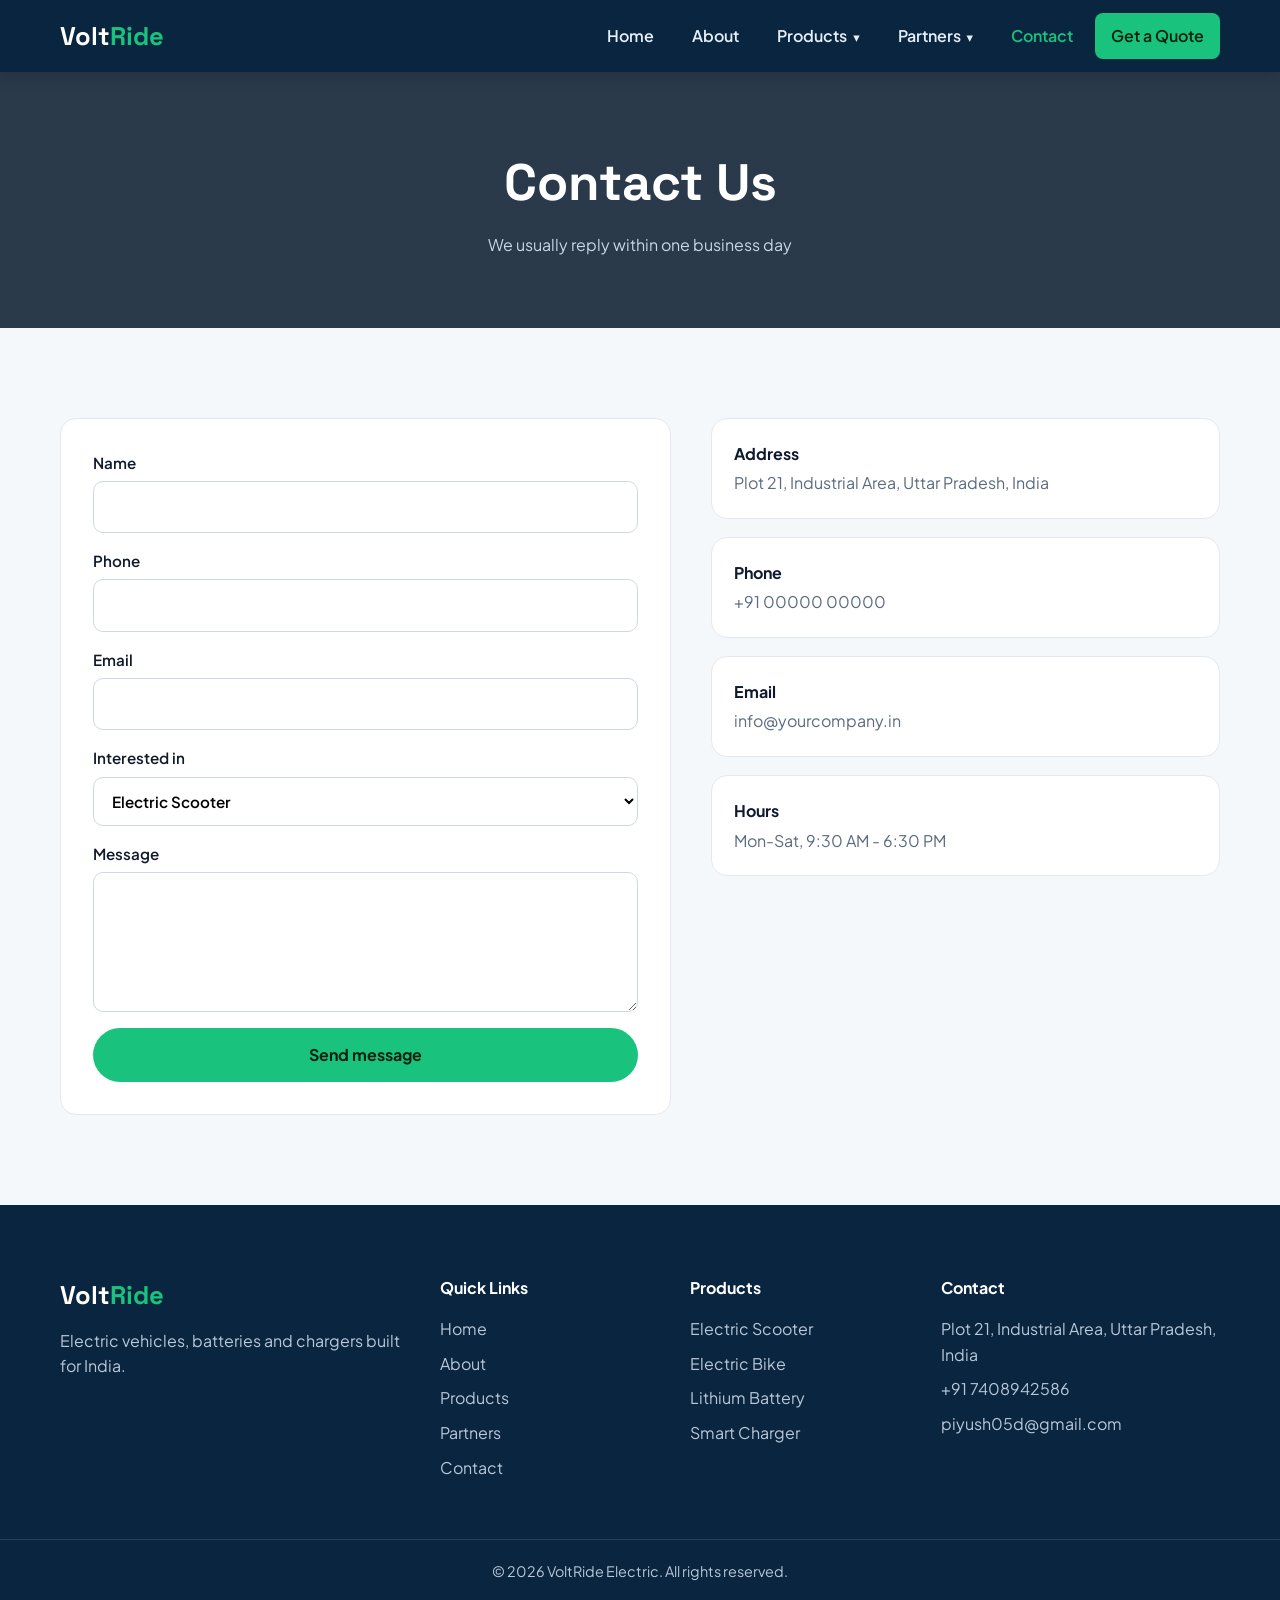
<file: contact.html>
<!DOCTYPE html>
<html lang="en">

<head>
   <meta charset="UTF-8">
   <meta name="viewport" content="width=device-width, initial-scale=1">
   <title>Contact | VoltRide Electric</title>
   <meta name="description"
      content="VoltRide Electric - electric scooters, bikes, lithium batteries and chargers made in India.">
   <link rel="preconnect" href="https://fonts.googleapis.com">
   <link
      href="https://fonts.googleapis.com/css2?family=Plus+Jakarta+Sans:wght@400;500;700&family=Space+Grotesk:wght@500;700&display=swap"
      rel="stylesheet">
   <link rel="stylesheet" href="style.css">
</head>

<body>
   <header>
      <div class="wrap nav"><a href="index.html" class="logo">Volt<span>Ride</span></a>
         <input type="checkbox" id="nav-toggle" aria-label="Menu"><label for="nav-toggle"
            class="burger"><span></span><span></span><span></span></label>
         <ul class="menu">
            <li><a href="index.html">Home</a></li>
            <li><a href="about.html">About</a></li>
            <li class="has-drop"><a href="products.html">Products</a>
               <div class="drop"><a href="products.html#p1">Electric Scooter</a><a href="products.html#p2">Electric
                     Bike</a><a href="products.html#p3">Lithium Battery</a><a href="products.html#p4">Smart Charger</a>
               </div>
            </li>
            <li class="has-drop"><a href="partners.html">Partners</a>
               <div class="drop"><a href="partners.html#b1">Brand Alpha</a><a href="partners.html#b2">Brand Beta</a><a
                     href="partners.html#b3">Brand Gamma</a><a href="partners.html#b4">Brand Delta</a></div>
            </li>
            <li><a href="contact.html" class="active">Contact</a></li>
            <li><a href="contact.html" class="cta">Get a Quote</a></li>
         </ul>
      </div>
   </header>
   <section class="banner">
      <div class="wrap">
         <h1>Contact Us</h1>
         <p>We usually reply within one business day</p>
      </div>
   </section>
   <section>
      <div class="wrap contact">
         <form action="https://formspree.io/f/YOUR_FORM_ID" method="POST"><label class="f">Name<input name="name"
                  required autocomplete="name"></label><label class="f">Phone<input name="phone" type="tel" required
                  autocomplete="tel"></label><label class="f">Email<input name="email" type="email"
                  autocomplete="email"></label>
            <label class="f">Interested in<select name="product">
                  <option>Electric Scooter</option>
                  <option>Electric Bike</option>
                  <option>Lithium Battery</option>
                  <option>Smart Charger</option>
                  <option>Dealership</option>
               </select></label><label class="f">Message<textarea name="message"></textarea></label><button class="btn"
               type="submit">Send message</button>
         </form>
         <div class="cinfo">
            <div><b>Address</b><span>Plot 21, Industrial Area, Uttar Pradesh, India</span></div>
            <div><b>Phone</b><a href="tel:+910000000000">+91 00000 00000</a></div>
            <div><b>Email</b><a href="mailto:info@yourcompany.in">info@yourcompany.in</a></div>
            <div><b>Hours</b><span>Mon-Sat, 9:30 AM - 6:30 PM</span></div>
         </div>
      </div>
   </section>
   <footer>
      <div class="wrap fgrid">
         <div><a href="index.html" class="logo">Volt<span>Ride</span></a>
            <p style="margin-top:12px">Electric vehicles, batteries and chargers built for India.</p>
         </div>
         <div>
            <h4>Quick Links</h4>
            <ul>
               <li><a href="index.html">Home</a></li>
               <li><a href="about.html">About</a></li>
               <li><a href="products.html">Products</a></li>
               <li><a href="partners.html">Partners</a></li>
               <li><a href="contact.html">Contact</a></li>
            </ul>
         </div>
         <div>
            <h4>Products</h4>
            <ul>
               <li><a href="products.html#p1">Electric Scooter</a></li>
               <li><a href="products.html#p2">Electric Bike</a></li>
               <li><a href="products.html#p3">Lithium Battery</a></li>
               <li><a href="products.html#p4">Smart Charger</a></li>
            </ul>
         </div>
         <div>
            <h4>Contact</h4>
            <ul>
               <li>Plot 21, Industrial Area, Uttar Pradesh, India</li>
               <li><a href="tel:+917408942586">+91 7408942586</a></li>
               <li><a href="mailto:piyush05d@gmail.com">piyush05d@gmail.com</a></li>
            </ul>
         </div>
      </div>
      <div class="copy">&copy; 2026 VoltRide Electric. All rights reserved.</div>
   </footer>
</body>

</html>
</file>
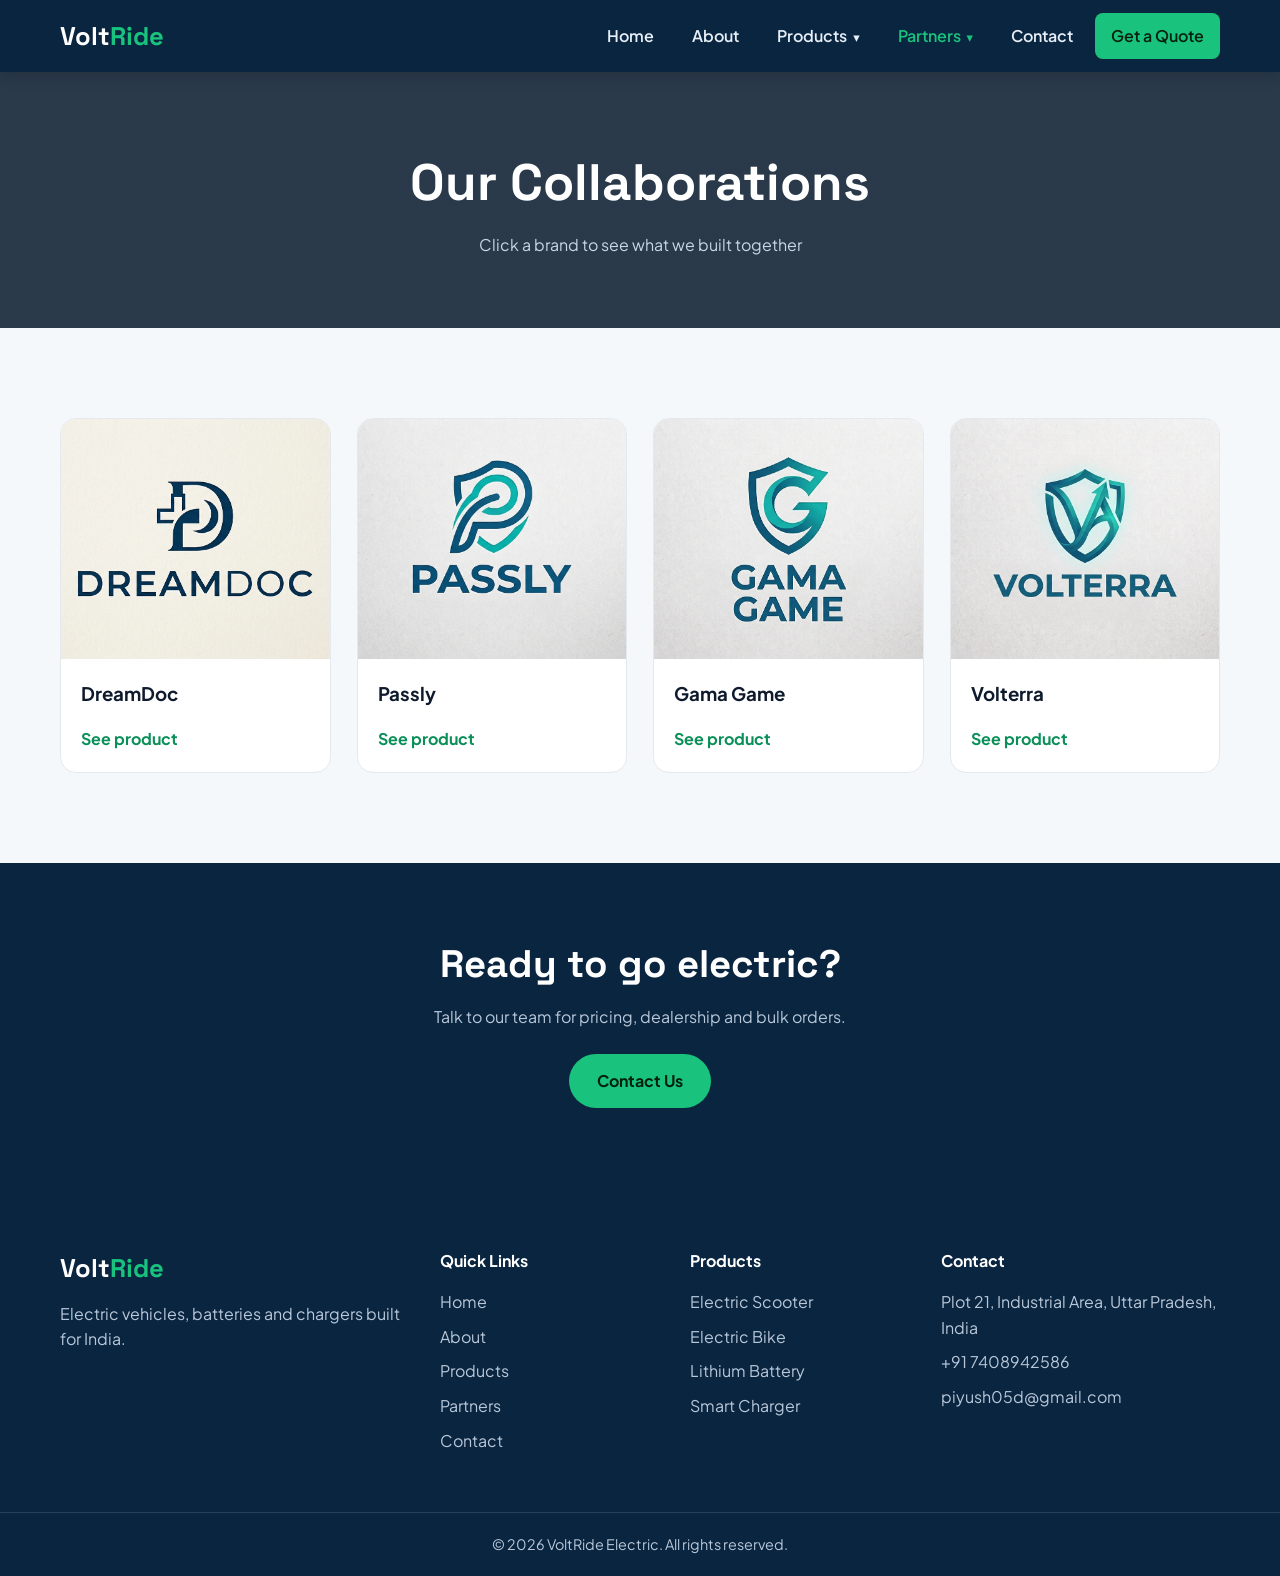
<file: partners.html>
<!DOCTYPE html>
<html lang="en">

<head>
   <meta charset="UTF-8">
   <meta name="viewport" content="width=device-width, initial-scale=1">
   <title>Partners | VoltRide Electric</title>
   <meta name="description"
      content="VoltRide Electric - electric scooters, bikes, lithium batteries and chargers made in India.">
   <link rel="preconnect" href="https://fonts.googleapis.com">
   <link
      href="https://fonts.googleapis.com/css2?family=Plus+Jakarta+Sans:wght@400;500;700&family=Space+Grotesk:wght@500;700&display=swap"
      rel="stylesheet">
   <link rel="stylesheet" href="style.css">
</head>

<body>
   <header>
      <div class="wrap nav"><a href="index.html" class="logo">Volt<span>Ride</span></a>
         <input type="checkbox" id="nav-toggle" aria-label="Menu"><label for="nav-toggle"
            class="burger"><span></span><span></span><span></span></label>
         <ul class="menu">
            <li><a href="index.html">Home</a></li>
            <li><a href="about.html">About</a></li>
            <li class="has-drop"><a href="products.html">Products</a>
               <div class="drop"><a href="products.html#p1">Electric Scooter</a><a href="products.html#p2">Electric
                     Bike</a><a href="products.html#p3">Lithium Battery</a><a href="products.html#p4">Smart Charger</a>
               </div>
            </li>
            <li class="has-drop"><a href="partners.html" class="active">Partners</a>
               <div class="drop"><a href="partners.html#b1">Brand Alpha</a><a href="partners.html#b2">Brand Beta</a><a
                     href="partners.html#b3">Brand Gamma</a><a href="partners.html#b4">Brand Delta</a></div>
            </li>
            <li><a href="contact.html">Contact</a></li>
            <li><a href="contact.html" class="cta">Get a Quote</a></li>
         </ul>
      </div>
   </header>
   <section class="banner">
      <div class="wrap">
         <h1>Our Collaborations</h1>
         <p>Click a brand to see what we built together</p>
      </div>
   </section>
   <section id="partners">
      <div class="wrap">
         <div class="grid"><a class="card brand" href="partners.html#b1"><img
                  src="images/dreamdoc.png" alt="Brand Alpha logo"
                  loading="lazy">
               <div>
                  <h3>DreamDoc </h3><em>See product</em>
               </div>
            </a><a class="card brand" href="partners.html#b2"><img
                  src="images/passly.png" loading="lazy">
               <div>
                  <h3>Passly</h3><em>See product</em>
               </div>
            </a><a class="card brand" href="partners.html#b3"><img
                  src="images/gamagame.png" alt="Brand Gamma logo"
                  loading="lazy">
               <div>
                  <h3>Gama Game</h3><em>See product</em>
               </div>
            </a><a class="card brand" href="partners.html#b4"><img
                  src="images/volterra.png" alt="Brand Delta logo"
                  loading="lazy">
               <div>
                  <h3>Volterra</h3><em>See product</em>
               </div>
            </a></div>
      </div>
   </section>
   <div class="modal" id="b1">
      <div class="box"><a href="#partners" class="close" aria-label="Close">&times;</a><img
            src="images/dreamdoc.png"
            alt="Alpha E-Scooter X1">
         <div class="info">
            <h3>DreamDoc</h3>
            <p>Product built together: <b>For disabbled person</b></p>
            <p>A co-branded commuter scooter combining our battery system with dreamdoc design and dealer network.</p>
         </div>
      </div>
   </div>
   <div class="modal" id="b2">
      <div class="box"><a href="#partners" class="close" aria-label="Close">&times;</a><img
            src="images/passly.png"
            alt="Beta Cargo E-Bike">
         <div class="info">
            <h3>Passly</h3>
            <p>Product built together: <b> Credential sharing </b></p>
            <p>A heavy-duty delivery e-bike made for fleet operators and last-mile logistics.</p>
         </div>
      </div>
   </div>
   <div class="modal" id="b3">
      <div class="box"><a href="#partners" class="close" aria-label="Close">&times;</a><img
            src="images/gamagame.png"
            alt="Gamma PowerPack 60V">
         <div class="info">
            <h3>Gama Game</h3>
            <p>Product built together: <b>Gama Game</b></p>
            <p>A custom lithium battery pack engineered for Gamma's range of three-wheelers.</p>
         </div>
      </div>
   </div>
   <div class="modal" id="b4">
      <div class="box"><a href="#partners" class="close" aria-label="Close">&times;</a><img
            src="images/volterra.png"
            alt="Delta FastCharge Pro">
         <div class="info">
            <h3>Volterra</h3>
            <p>Product built together: <b>Volterra</b></p>
            <p>A rapid smart charger supplied with Delta's electric vehicles.</p>
         </div>
      </div>
   </div>
   <section class="cta-band">
      <div class="wrap">
         <h2>Ready to go electric?</h2>
         <p>Talk to our team for pricing, dealership and bulk orders.</p><a href="contact.html" class="btn">Contact
            Us</a>
      </div>
   </section>
   <footer>
      <div class="wrap fgrid">
         <div><a href="index.html" class="logo">Volt<span>Ride</span></a>
            <p style="margin-top:12px">Electric vehicles, batteries and chargers built for India.</p>
         </div>
         <div>
            <h4>Quick Links</h4>
            <ul>
               <li><a href="index.html">Home</a></li>
               <li><a href="about.html">About</a></li>
               <li><a href="products.html">Products</a></li>
               <li><a href="partners.html">Partners</a></li>
               <li><a href="contact.html">Contact</a></li>
            </ul>
         </div>
         <div>
            <h4>Products</h4>
            <ul>
               <li><a href="products.html#p1">Electric Scooter</a></li>
               <li><a href="products.html#p2">Electric Bike</a></li>
               <li><a href="products.html#p3">Lithium Battery</a></li>
               <li><a href="products.html#p4">Smart Charger</a></li>
            </ul>
         </div>
         <div>
            <h4>Contact</h4>
            <ul>
               <li>Plot 21, Industrial Area, Uttar Pradesh, India</li>
               <li><a href="tel:+917408942586">+91 7408942586</a></li>
               <li><a href="mailto:piyush05d@gmail.com">piyush05d@gmail.com</a></li>
            </ul>
         </div>
      </div>
      <div class="copy">&copy; 2026 VoltRide Electric. All rights reserved.</div>
   </footer>
</body>

</html>
</file>
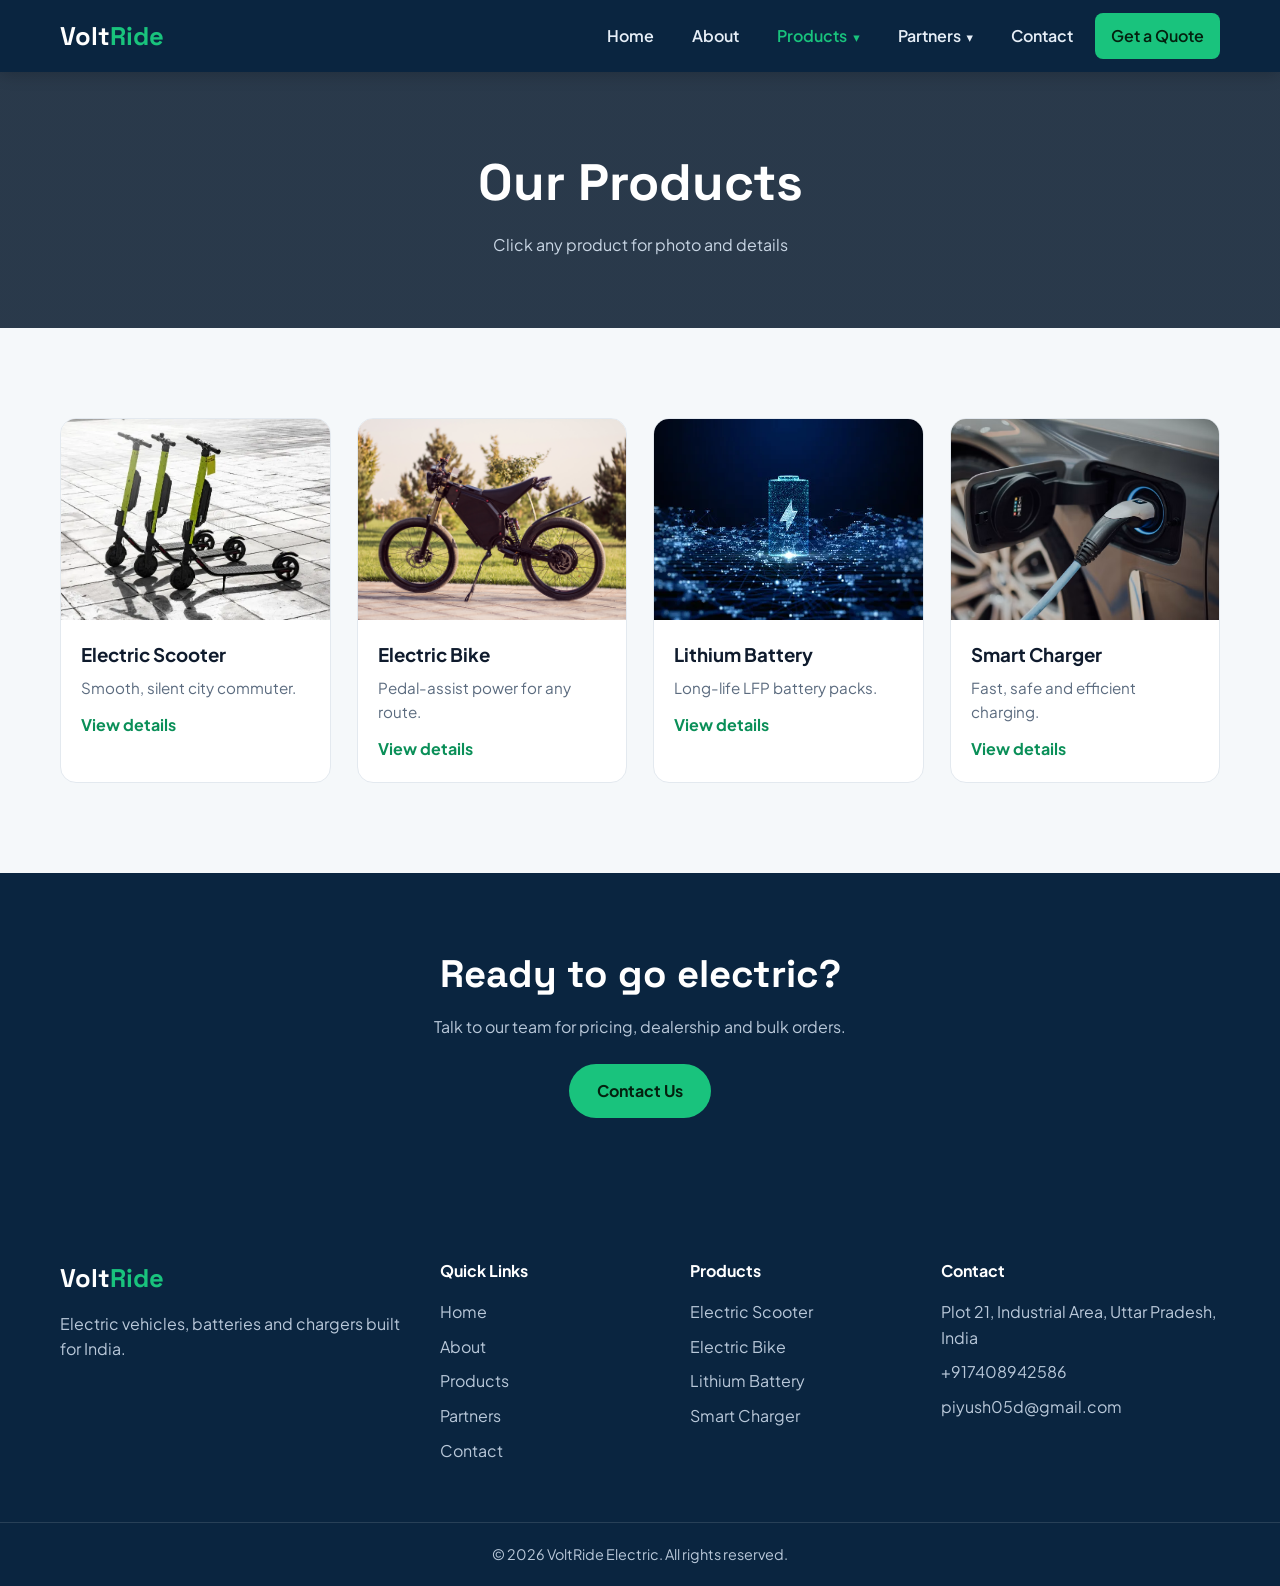
<file: products.html>
<!DOCTYPE html>
<html lang="en">

<head>
   <meta charset="UTF-8">
   <meta name="viewport" content="width=device-width, initial-scale=1">
   <title>Products | VoltRide Electric</title>
   <meta name="description"
      content="VoltRide Electric - electric scooters, bikes, lithium batteries and chargers made in India.">
   <link rel="preconnect" href="https://fonts.googleapis.com">
   <link
      href="https://fonts.googleapis.com/css2?family=Plus+Jakarta+Sans:wght@400;500;700&family=Space+Grotesk:wght@500;700&display=swap"
      rel="stylesheet">
   <link rel="stylesheet" href="style.css">
</head>

<body>
   <header>
      <div class="wrap nav"><a href="index.html" class="logo">Volt<span>Ride</span></a>
         <input type="checkbox" id="nav-toggle" aria-label="Menu"><label for="nav-toggle"
            class="burger"><span></span><span></span><span></span></label>
         <ul class="menu">
            <li><a href="index.html">Home</a></li>
            <li><a href="about.html">About</a></li>
            <li class="has-drop"><a href="products.html" class="active">Products</a>
               <div class="drop"><a href="products.html#p1">Electric Scooter</a><a href="products.html#p2">Electric
                     Bike</a><a href="products.html#p3">Lithium Battery</a><a href="products.html#p4">Smart Charger</a>
               </div>
            </li>
            <li class="has-drop"><a href="partners.html">Partners</a>
               <div class="drop"><a href="partners.html#b1">Brand Alpha</a><a href="partners.html#b2">Brand Beta</a><a
                     href="partners.html#b3">Brand Gamma</a><a href="partners.html#b4">Brand Delta</a></div>
            </li>
            <li><a href="contact.html">Contact</a></li>
            <li><a href="contact.html" class="cta">Get a Quote</a></li>
         </ul>
      </div>
   </header>
   <section class="banner">
      <div class="wrap">
         <h1>Our Products</h1>
         <p>Click any product for photo and details</p>
      </div>
   </section>
   <section id="products">
      <div class="wrap">
         <div class="grid"><a class="card" href="products.html#p1"><img src="images/scoter.webp" alt="Electric Scooter"
                  loading="lazy">
               <div>
                  <h3>Electric Scooter</h3>
                  <p>Smooth, silent city commuter.</p><em>View details</em>
               </div>
            </a><a class="card" href="products.html#p2"><img src="images/bike.jpg" alt="Electric Bike" loading="lazy">
               <div>
                  <h3>Electric Bike</h3>
                  <p>Pedal-assist power for any route.</p><em>View details</em>
               </div>
            </a><a class="card" href="products.html#p3"><img src="images/lithim.webp" alt="Lithium Battery"
                  loading="lazy">
               <div>
                  <h3>Lithium Battery</h3>
                  <p>Long-life LFP battery packs.</p><em>View details</em>
               </div>
            </a><a class="card" href="products.html#p4"><img src="images/charger.avif" alt="Smart Charger"
                  loading="lazy">
               <div>
                  <h3>Smart Charger</h3>
                  <p>Fast, safe and efficient charging.</p><em>View details</em>
               </div>
            </a></div>
      </div>
   </section>
   <div class="modal" id="p1">
      <div class="box"><a href="#products" class="close" aria-label="Close">&times;</a><img src="images/scoter.webp"
            alt="Electric Scooter">
         <div class="info">
            <h3>Electric Scooter</h3>
            <p>A dependable everyday scooter with low running cost and zero fuel expense.</p>
            <ul>
               <li>Range up to 120 km per charge</li>
               <li>Top speed 65 km/h</li>
               <li>Detachable lithium battery</li>
               <li>3-year battery warranty</li>
            </ul>
            <p style="margin-top:16px"><a class="btn" href="contact.html">Enquire now</a></p>
         </div>
      </div>
   </div>
   <div class="modal" id="p2">
      <div class="box"><a href="#products" class="close" aria-label="Close">&times;</a><img src="images/bike.jpg"
            alt="Electric Bike">
         <div class="info">
            <h3>Electric Bike</h3>
            <p>Pedal-assist e-bike built for commuting, delivery and light trails.</p>
            <ul>
               <li>250W-500W hub motor</li>
               <li>Range up to 80 km</li>
               <li>Lightweight alloy frame</li>
               <li>Disc brakes and LED lights</li>
            </ul>
            <p style="margin-top:16px"><a class="btn" href="contact.html">Enquire now</a></p>
         </div>
      </div>
   </div>
   <div class="modal" id="p3">
      <div class="box"><a href="#products" class="close" aria-label="Close">&times;</a><img src="images/lithim.webp"
            alt="Lithium Battery">
         <div class="info">
            <h3>Lithium Battery</h3>
            <p>LFP battery packs with built-in BMS for safety and long cycle life.</p>
            <ul>
               <li>2000+ charge cycles</li>
               <li>Overheat and short-circuit protection</li>
               <li>48V / 60V / 72V options</li>
               <li>Water-resistant casing</li>
            </ul>
            <p style="margin-top:16px"><a class="btn" href="contact.html">Enquire now</a></p>
         </div>
      </div>
   </div>
   <div class="modal" id="p4">
      <div class="box"><a href="#products" class="close" aria-label="Close">&times;</a><img src="images/charger.avif"
            alt="Smart Charger">
         <div class="info">
            <h3>Smart Charger</h3>
            <p>Intelligent charger that adjusts current to protect your battery.</p>
            <ul>
               <li>Fast charge in 3-4 hours</li>
               <li>Auto cut-off when full</li>
               <li>LED charge indicator</li>
               <li>Surge and reverse protection</li>
            </ul>
            <p style="margin-top:16px"><a class="btn" href="contact.html">Enquire now</a></p>
         </div>
      </div>
   </div>
   <section class="cta-band">
      <div class="wrap">
         <h2>Ready to go electric?</h2>
         <p>Talk to our team for pricing, dealership and bulk orders.</p><a href="contact.html" class="btn">Contact
            Us</a>
      </div>
   </section>
   <footer>
      <div class="wrap fgrid">
         <div><a href="index.html" class="logo">Volt<span>Ride</span></a>
            <p style="margin-top:12px">Electric vehicles, batteries and chargers built for India.</p>
         </div>
         <div>
            <h4>Quick Links</h4>
            <ul>
               <li><a href="index.html">Home</a></li>
               <li><a href="about.html">About</a></li>
               <li><a href="products.html">Products</a></li>
               <li><a href="partners.html">Partners</a></li>
               <li><a href="contact.html">Contact</a></li>
            </ul>
         </div>
         <div>
            <h4>Products</h4>
            <ul>
               <li><a href="products.html#p1">Electric Scooter</a></li>
               <li><a href="products.html#p2">Electric Bike</a></li>
               <li><a href="products.html#p3">Lithium Battery</a></li>
               <li><a href="products.html#p4">Smart Charger</a></li>
            </ul>
         </div>
         <div>
            <h4>Contact</h4>
            <ul>
               <li>Plot 21, Industrial Area, Uttar Pradesh, India</li>
               <li><a href="tel:+917408942586">+917408942586</a></li>
               <li><a href="mailto:piyush05d@gmail.com">piyush05d@gmail.com</a></li>
            </ul>
         </div>
      </div>
      <div class="copy">&copy; 2026 VoltRide Electric. All rights reserved.</div>
   </footer>
</body>

</html>
</file>
<file: style.css>
/* ===== Tokens ===== */
:root {
   --ink: #0f1b2d;
   --navy: #0a2540;
   --green: #19c37d;
   --lime: #b8f34a;
   --bg: #f5f8fa;
   --card: #fff;
   --mut: #5b6b7f;
   --line: #e3e9ef;
   --r: 16px;
   --nav: 72px
}

* {
   box-sizing: border-box;
   margin: 0;
   padding: 0
}

html {
   scroll-behavior: smooth;
   scroll-padding-top: var(--nav)
}

body {
   font-family: 'Plus Jakarta Sans', system-ui, sans-serif;
   color: var(--ink);
   background: var(--bg);
   line-height: 1.6
}

img {
   max-width: 100%;
   display: block
}

a {
   color: inherit;
   text-decoration: none
}

ul {
   list-style: none
}

:focus-visible {
   outline: 3px solid var(--green);
   outline-offset: 2px
}

.wrap {
   max-width: 1200px;
   margin: 0 auto;
   padding: 0 20px
}

.btn {
   display: inline-block;
   padding: 14px 28px;
   border-radius: 50px;
   font-weight: 700;
   background: var(--green);
   color: #04210f;
   transition: .25s
}

.btn:hover {
   background: var(--lime);
   transform: translateY(-2px)
}

.btn.ghost {
   background: transparent;
   color: #fff;
   border: 2px solid rgba(255, 255, 255, .6);
   margin-left: 10px
}

.btn.ghost:hover {
   background: #fff;
   color: var(--navy)
}

/* ===== Fixed navbar + dropdown ===== */
header {
   position: fixed;
   top: 0;
   left: 0;
   right: 0;
   height: var(--nav);
   background: rgba(10, 37, 64, .96);
   backdrop-filter: blur(8px);
   z-index: 100;
   box-shadow: 0 2px 16px rgba(0, 0, 0, .2)
}

.nav {
   display: flex;
   align-items: center;
   justify-content: space-between;
   height: var(--nav)
}

.logo {
   font-family: 'Space Grotesk', sans-serif;
   font-size: 1.6rem;
   font-weight: 700;
   color: #fff
}

.logo span {
   color: var(--green)
}

.menu {
   display: flex;
   gap: 6px;
   align-items: center
}

.menu>li {
   position: relative
}

.menu>li>a {
   display: block;
   padding: 10px 16px;
   color: #e6eef7;
   font-weight: 600;
   border-radius: 8px;
   transition: .2s
}

.menu>li>a:hover {
   color: var(--green)
}

.drop {
   position: absolute;
   top: 100%;
   left: 0;
   min-width: 220px;
   background: #fff;
   border-radius: 12px;
   box-shadow: 0 14px 40px rgba(0, 0, 0, .2);
   padding: 8px;
   opacity: 0;
   visibility: hidden;
   transform: translateY(10px);
   transition: .25s
}

.drop a {
   display: block;
   padding: 10px 14px;
   border-radius: 8px;
   color: var(--ink);
   font-weight: 500
}

.drop a:hover {
   background: var(--bg);
   color: #0a8f58
}

.has-drop:hover .drop,
.has-drop:focus-within .drop {
   opacity: 1;
   visibility: visible;
   transform: none
}

.has-drop>a::after {
   content: "\25BE";
   margin-left: 6px;
   font-size: .8em
}

.cta {
   background: var(--green);
   color: #04210f !important
}

#nav-toggle {
   display: none
}

.burger {
   display: none;
   cursor: pointer;
   width: 28px;
   height: 20px;
   flex-direction: column;
   justify-content: space-between
}

.burger span {
   height: 3px;
   background: #fff;
   border-radius: 3px
}

/* ===== Hero ===== */
.hero {
   min-height: 100vh;
   display: flex;
   align-items: center;
   color: #fff;
   padding-top: var(--nav);
   background: linear-gradient(100deg, rgba(6, 24, 44, .92) 25%, rgba(6, 24, 44, .35)), url(https://images.unsplash.com/photo-1593941707882-a5bba14938c7?auto=format&fit=crop&w=1920&q=80) center/cover
}

.hero h1 {
   font-family: 'Space Grotesk', sans-serif;
   font-size: clamp(2.2rem, 6vw, 4.4rem);
   line-height: 1.1;
   max-width: 720px;
   margin-bottom: 20px
}

.hero p {
   max-width: 560px;
   font-size: 1.1rem;
   color: #d3deea;
   margin-bottom: 32px
}

/* ===== Sections ===== */
section {
   padding: 90px 0
}

.title {
   text-align: center;
   max-width: 640px;
   margin: 0 auto 50px
}

.title h2 {
   font-family: 'Space Grotesk', sans-serif;
   font-size: clamp(1.8rem, 4vw, 2.6rem);
   margin-bottom: 10px
}

.title p {
   color: var(--mut)
}

.about {
   display: grid;
   grid-template-columns: 1fr 1fr;
   gap: 50px;
   align-items: center
}

.about img {
   border-radius: var(--r);
   aspect-ratio: 4/3;
   object-fit: cover;
   width: 100%;
   box-shadow: 0 20px 50px rgba(10, 37, 64, .2)
}

.about h2 {
   font-family: 'Space Grotesk', sans-serif;
   font-size: 2.3rem;
   margin-bottom: 16px
}

.about p {
   color: var(--mut);
   margin-bottom: 14px
}

.stats {
   display: flex;
   gap: 34px;
   margin-top: 24px;
   flex-wrap: wrap
}

.stats b {
   display: block;
   font-size: 2rem;
   color: #0a8f58;
   font-family: 'Space Grotesk', sans-serif
}

.stats small {
   color: var(--mut)
}

/* ===== Cards (products + brands) ===== */
.grid {
   display: grid;
   grid-template-columns: repeat(auto-fit, minmax(260px, 1fr));
   gap: 26px
}

.card {
   display: block;
   background: var(--card);
   border-radius: var(--r);
   overflow: hidden;
   border: 1px solid var(--line);
   transition: .3s
}

.card:hover {
   transform: translateY(-8px);
   box-shadow: 0 22px 44px rgba(10, 37, 64, .15)
}

.card img {
   width: 100%;
   aspect-ratio: 4/3;
   object-fit: cover
}

.card div {
   padding: 20px
}

.card h3 {
   margin-bottom: 6px
}

.card p {
   color: var(--mut);
   font-size: .95rem
}

.card em {
   display: inline-block;
   margin-top: 12px;
   color: #0a8f58;
   font-style: normal;
   font-weight: 700
}

.alt {
   background: #fff
}

.brand img {
width: 100%;
   height: 240px;
   aspect-ratio: auto;
   object-fit: cover;
   object-position: center;
   padding: 0;
   background: #eef3f7;
}

/* ===== Modal (CSS only, :target) ===== */
.modal {
   position: fixed;
   inset: 0;
   background: rgba(6, 24, 44, .75);
   z-index: 200;
   display: flex;
   align-items: center;
   justify-content: center;
   padding: 20px;
   opacity: 0;
   visibility: hidden;
   transition: .3s
}

.modal:target {
   opacity: 1;
   visibility: visible
}

.box {
   position: relative;
   background: #fff;
   border-radius: 20px;
   max-width: 880px;
   width: 100%;
   max-height: 90vh;
   overflow: auto;
   display: grid;
   grid-template-columns: 1fr 1fr;
   transform: scale(.94);
   transition: .3s
}

.modal:target .box {
   transform: none
}

.box img {
   width: 100%;
   height: 100%;
   min-height: 300px;
   object-fit: cover
}

.box .info {
   padding: 34px
}

.box h3 {
   font-family: 'Space Grotesk', sans-serif;
   font-size: 1.7rem;
   margin-bottom: 10px
}

.box p {
   color: var(--mut);
   margin-bottom: 14px
}

.box li {
   padding: 6px 0 6px 26px;
   position: relative
}

.box li::before {
   content: "\2713";
   position: absolute;
   left: 0;
   color: var(--green);
   font-weight: 800
}

.close {
   position: absolute;
   top: 12px;
   right: 14px;
   width: 38px;
   height: 38px;
   border-radius: 50%;
   background: var(--navy);
   color: #fff;
   display: grid;
   place-items: center;
   font-size: 1.3rem;
   z-index: 2
}

.close:hover {
   background: var(--green);
   color: #04210f
}

/* ===== Footer ===== */
footer {
   background: var(--navy);
   color: #b9c8d9;
   padding: 70px 0 0
}

.fgrid {
   display: grid;
   grid-template-columns: 1.6fr 1fr 1fr 1.3fr;
   gap: 36px
}

footer h4 {
   color: #fff;
   margin-bottom: 16px
}

footer li {
   margin-bottom: 9px
}

footer a:hover {
   color: var(--green)
}

.copy {
   border-top: 1px solid rgba(255, 255, 255, .12);
   margin-top: 50px;
   padding: 20px 0;
   text-align: center;
   font-size: .9rem
}

/* ===== Responsive ===== */
@media(max-width:900px) {
   .burger {
      display: flex
   }

   .menu {
      position: absolute;
      top: var(--nav);
      left: 0;
      right: 0;
      background: var(--navy);
      flex-direction: column;
      align-items: stretch;
      padding: 10px 20px 20px;
      max-height: 0;
      overflow: hidden;
      padding-block: 0;
      transition: .35s
   }

   #nav-toggle:checked~.menu {
      max-height: 80vh;
      overflow: auto;
      padding-block: 10px 20px
   }

   .drop {
      position: static;
      opacity: 1;
      visibility: visible;
      transform: none;
      background: transparent;
      box-shadow: none;
      display: none;
      padding: 0 0 0 14px
   }

   .drop a {
      color: #b9c8d9
   }

   .has-drop:hover .drop,
   .has-drop:focus-within .drop {
      display: block
   }

   .about,
   .box,
   .fgrid {
      grid-template-columns: 1fr
   }

   .fgrid {
      gap: 28px
   }

   .box img {
      min-height: 220px;
      max-height: 260px
   }

   section {
      padding: 64px 0
   }

   .btn.ghost {
      margin: 12px 0 0
   }
}

@media(prefers-reduced-motion:reduce) {
   * {
      transition: none !important;
      scroll-behavior: auto !important
   }
}

/* ===== Multi-page additions ===== */
.menu>li>a.active {
   color: var(--green)
}

.banner {
   padding: calc(var(--nav) + 70px) 0 70px;
   color: #fff;
   text-align: center;
   background: linear-gradient(rgba(6, 24, 44, .85), rgba(6, 24, 44, .85)), url(https://images.unsplash.com/photo-1593941707882-a5bba14938c7?auto=format&fit=crop&w=1600&q=80) center/cover
}

.banner h1 {
   font-family: 'Space Grotesk', sans-serif;
   font-size: clamp(2rem, 5vw, 3.2rem)
}

.banner p {
   color: #c9d6e4;
   margin-top: 8px
}

.values {
   display: grid;
   grid-template-columns: repeat(auto-fit, minmax(240px, 1fr));
   gap: 24px
}

.value {
   background: #fff;
   border: 1px solid var(--line);
   border-radius: var(--r);
   padding: 28px
}

.value h3 {
   margin-bottom: 8px;
   color: #0a8f58
}

.value p {
   color: var(--mut)
}

.cta-band {
   background: var(--navy);
   color: #fff;
   text-align: center;
   padding: 70px 0
}

.cta-band h2 {
   font-family: 'Space Grotesk', sans-serif;
   font-size: clamp(1.6rem, 4vw, 2.4rem);
   margin-bottom: 10px
}

.cta-band p {
   color: #b9c8d9;
   margin-bottom: 24px
}

.more {
   text-align: center;
   margin-top: 40px
}

.contact {
   display: grid;
   grid-template-columns: 1.2fr 1fr;
   gap: 40px
}

form {
   background: #fff;
   border: 1px solid var(--line);
   border-radius: var(--r);
   padding: 32px;
   display: grid;
   gap: 16px
}

label.f {
   display: grid;
   gap: 6px;
   font-weight: 600;
   font-size: .95rem
}

input,
textarea,
select {
   font: inherit;
   padding: 13px 14px;
   border: 1px solid #cfd8e1;
   border-radius: 10px;
   background: #fff;
   width: 100%
}

input:focus,
textarea:focus,
select:focus {
   outline: 3px solid rgba(25, 195, 125, .4);
   border-color: var(--green)
}

textarea {
   min-height: 140px;
   resize: vertical
}

form .btn {
   border: 0;
   cursor: pointer;
   font: inherit;
   font-weight: 700
}

.cinfo {
   display: grid;
   gap: 18px;
   align-content: start
}

.cinfo div {
   background: #fff;
   border: 1px solid var(--line);
   border-radius: var(--r);
   padding: 22px
}

.cinfo b {
   display: block;
   margin-bottom: 4px
}

.cinfo span,
.cinfo a {
   color: var(--mut)
}

.map {
   border: 0;
   width: 100%;
   height: 260px;
   border-radius: var(--r)
}

@media(max-width:900px) {
   .contact {
      grid-template-columns: 1fr
   }
}
</file>
